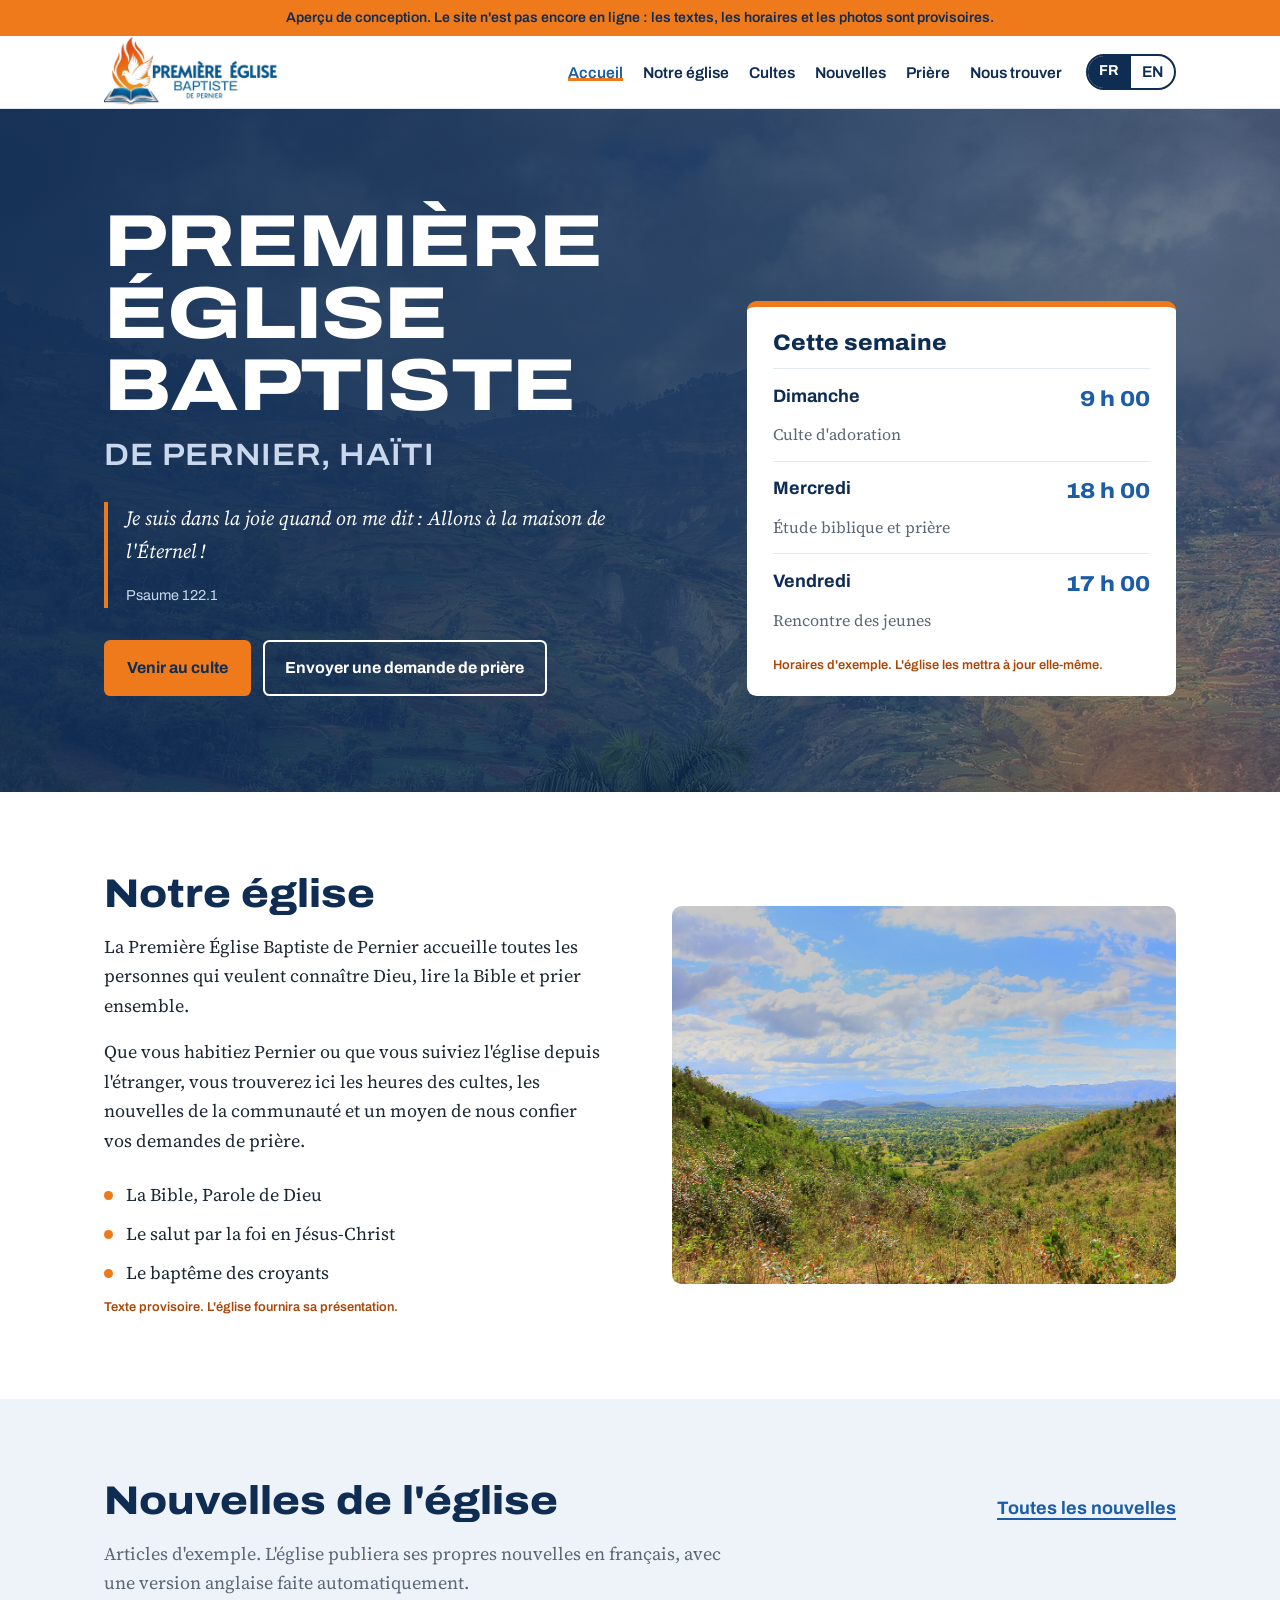
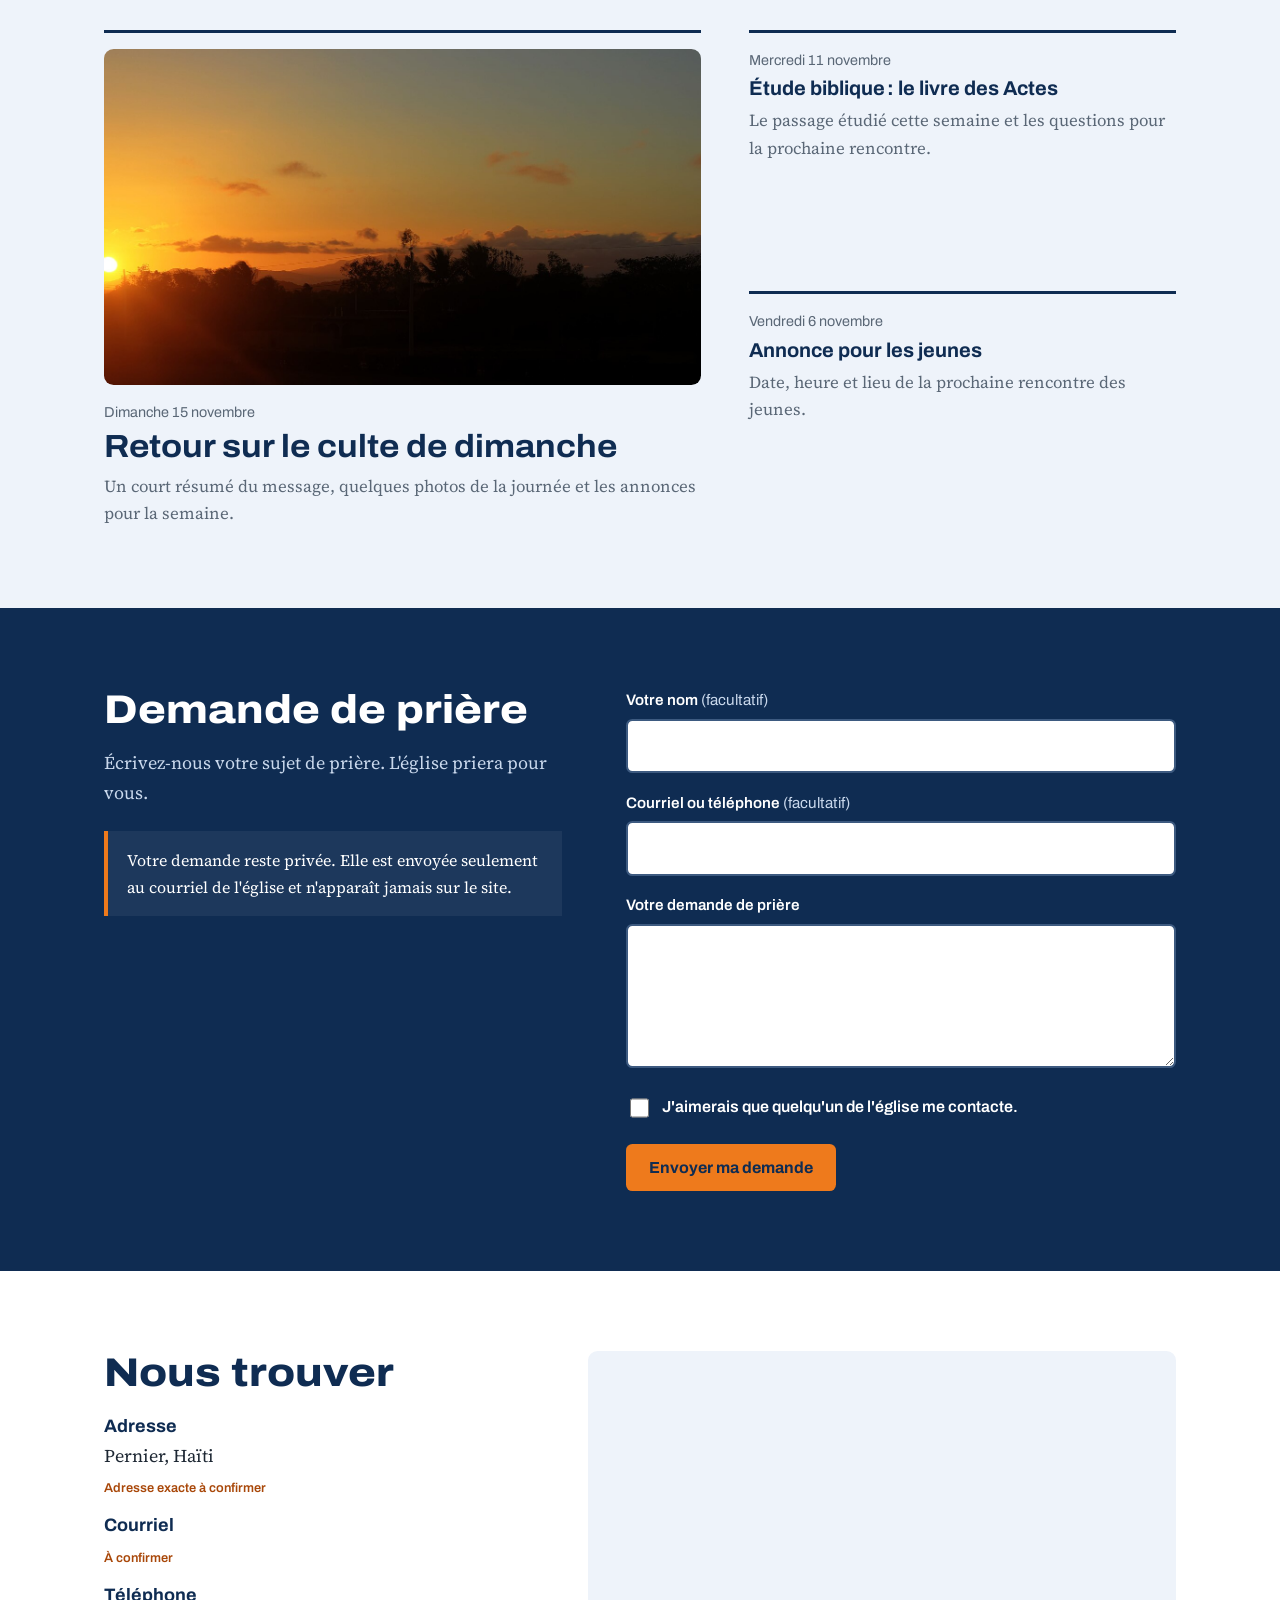
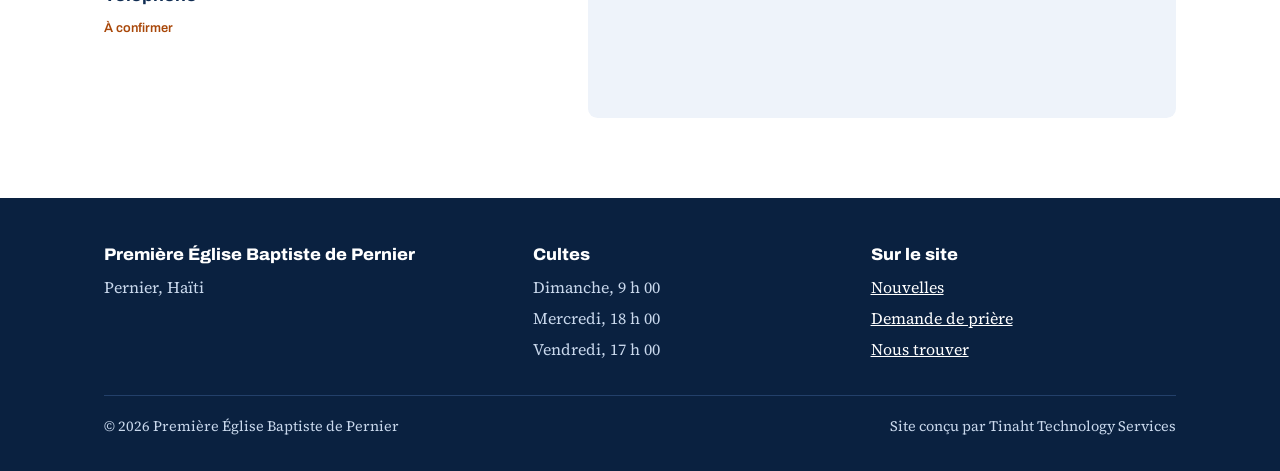
<file: index.html>
<!doctype html>
<html lang="fr" translate="no">
<head>
  <meta charset="utf-8">
  <meta name="viewport" content="width=device-width, initial-scale=1">
  <meta name="robots" content="noindex, nofollow">
  <meta name="google" content="notranslate">
  <title>Première Église Baptiste de Pernier</title>
  <meta name="description" content="Première Église Baptiste de Pernier, Haïti : heures des cultes, nouvelles de l'église et demandes de prière.">
  <link rel="icon" href="img/logo.jpg">
  <link rel="alternate" hreflang="fr" href="https://pebap.tinaht.com/">
  <link rel="alternate" hreflang="en" href="https://pebap.tinaht.com/en/">
  <link rel="preconnect" href="https://fonts.googleapis.com">
  <link rel="preconnect" href="https://fonts.gstatic.com" crossorigin>
  <link href="https://fonts.googleapis.com/css2?family=Archivo:wdth,wght@100..125,600..800&family=Source+Serif+4:ital,opsz,wght@0,8..60,400;0,8..60,600;1,8..60,400&display=swap" rel="stylesheet">
  <link rel="stylesheet" href="css/style.css">
</head>
<body>
  <a class="skip" href="#contenu">Aller au contenu</a>

  <div class="preview-bar">Aperçu de conception. Le site n'est pas encore en ligne : les textes, les horaires et les photos sont provisoires.</div>

  <header class="site-header">
    <div class="wrap">
      <a class="brand" href="./" aria-label="Première Église Baptiste de Pernier, accueil">
        <img src="img/logo.jpg" alt="" width="1080" height="1080">
      </a>
      <nav class="nav" aria-label="Menu principal">
        <ul>
          <li><a href="./" aria-current="page">Accueil</a></li>
          <li><a href="#eglise">Notre église</a></li>
          <li><a href="#cultes">Cultes</a></li>
          <li><a href="#nouvelles">Nouvelles</a></li>
          <li><a href="#priere">Prière</a></li>
          <li><a href="#lieu">Nous trouver</a></li>
        </ul>
        <details class="menu">
          <summary>Menu</summary>
          <ul>
            <li><a href="./">Accueil</a></li>
            <li><a href="#eglise">Notre église</a></li>
            <li><a href="#cultes">Cultes</a></li>
            <li><a href="#nouvelles">Nouvelles</a></li>
            <li><a href="#priere">Prière</a></li>
            <li><a href="#lieu">Nous trouver</a></li>
          </ul>
        </details>
        <div class="lang" aria-label="Langue">
          <span aria-current="true">FR</span>
          <a href="en/" hreflang="en" lang="en">EN</a>
        </div>
      </nav>
    </div>
  </header>

  <main id="contenu">
    <section class="hero" id="cultes" aria-labelledby="titre">
      <div class="wrap">
        <div>
          <h1 id="titre">Première Église Baptiste <small>de Pernier, Haïti</small></h1>
          <blockquote class="verse">
            <p>Je suis dans la joie quand on me dit&#8239;: Allons à la maison de l'Éternel&#8239;!</p>
            <cite>Psaume 122.1</cite>
          </blockquote>
          <div class="actions">
            <a class="btn btn-flamme" href="#lieu">Venir au culte</a>
            <a class="btn btn-ligne" href="#priere">Envoyer une demande de prière</a>
          </div>
        </div>

        <div class="horaires">
          <h2>Cette semaine</h2>
          <dl>
            <div class="ligne">
              <dt>Dimanche</dt>
              <dd class="heure">9 h 00</dd>
              <dd class="quoi">Culte d'adoration</dd>
            </div>
            <div class="ligne">
              <dt>Mercredi</dt>
              <dd class="heure">18 h 00</dd>
              <dd class="quoi">Étude biblique et prière</dd>
            </div>
            <div class="ligne">
              <dt>Vendredi</dt>
              <dd class="heure">17 h 00</dd>
              <dd class="quoi">Rencontre des jeunes</dd>
            </div>
          </dl>
          <p class="provisoire">Horaires d'exemple. L'église les mettra à jour elle-même.</p>
        </div>
      </div>
    </section>

    <section class="section" id="eglise" aria-labelledby="titre-eglise">
      <div class="wrap eglise">
        <div>
          <h2 id="titre-eglise">Notre église</h2>
          <p>La Première Église Baptiste de Pernier accueille toutes les personnes qui veulent connaître Dieu, lire la Bible et prier ensemble.</p>
          <p>Que vous habitiez Pernier ou que vous suiviez l'église depuis l'étranger, vous trouverez ici les heures des cultes, les nouvelles de la communauté et un moyen de nous confier vos demandes de prière.</p>
          <ul class="croyances">
            <li>La Bible, Parole de Dieu</li>
            <li>Le salut par la foi en Jésus-Christ</li>
            <li>Le baptême des croyants</li>
          </ul>
          <p class="provisoire">Texte provisoire. L'église fournira sa présentation.</p>
        </div>
        <img class="photo-img" src="img/haiti-vallee.jpg" alt="Collines et vallée verdoyantes en Haïti sous un ciel nuageux" width="1280" height="853" loading="lazy">
      </div>
    </section>

    <section class="section section-ciel" id="nouvelles" aria-labelledby="titre-nouvelles">
      <div class="wrap">
        <div class="nouvelles-tete">
          <h2 id="titre-nouvelles">Nouvelles de l'église</h2>
          <a class="lien-fort" href="#nouvelles">Toutes les nouvelles</a>
        </div>
        <p class="intro">Articles d'exemple. L'église publiera ses propres nouvelles en français, avec une version anglaise faite automatiquement.</p>

        <ul class="articles">
          <li>
            <img class="photo-img" src="img/coucher-soleil.jpg" alt="Coucher de soleil orange sur des palmiers et des collines en Haïti" width="1280" height="863" loading="lazy">
            <time datetime="2026-11-15">Dimanche 15 novembre</time>
            <h3><a href="#nouvelles">Retour sur le culte de dimanche</a></h3>
            <p>Un court résumé du message, quelques photos de la journée et les annonces pour la semaine.</p>
          </li>
          <li>
            <time datetime="2026-11-11">Mercredi 11 novembre</time>
            <h3><a href="#nouvelles">Étude biblique&#8239;: le livre des Actes</a></h3>
            <p>Le passage étudié cette semaine et les questions pour la prochaine rencontre.</p>
          </li>
          <li>
            <time datetime="2026-11-06">Vendredi 6 novembre</time>
            <h3><a href="#nouvelles">Annonce pour les jeunes</a></h3>
            <p>Date, heure et lieu de la prochaine rencontre des jeunes.</p>
          </li>
        </ul>
      </div>
    </section>

    <section class="section priere" id="priere" aria-labelledby="titre-priere">
      <div class="wrap">
        <div>
          <h2 id="titre-priere">Demande de prière</h2>
          <p class="intro">Écrivez-nous votre sujet de prière. L'église priera pour vous.</p>
          <p class="prive">Votre demande reste privée. Elle est envoyée seulement au courriel de l'église et n'apparaît jamais sur le site.</p>
        </div>

        <form id="form-priere" novalidate>
          <div>
            <label for="nom">Votre nom <span class="facultatif">(facultatif)</span></label>
            <input type="text" id="nom" name="nom" autocomplete="name">
          </div>
          <div>
            <label for="contact">Courriel ou téléphone <span class="facultatif">(facultatif)</span></label>
            <input type="text" id="contact" name="contact" autocomplete="email">
          </div>
          <div>
            <label for="demande">Votre demande de prière</label>
            <textarea id="demande" name="demande" required></textarea>
          </div>
          <label class="case"><input type="checkbox" name="rappel"> J'aimerais que quelqu'un de l'église me contacte.</label>
          <div>
            <button class="btn btn-flamme" type="submit">Envoyer ma demande</button>
          </div>
          <p class="form-note" id="form-note" role="status" hidden></p>
        </form>
      </div>
    </section>

    <section class="section" id="lieu" aria-labelledby="titre-lieu">
      <div class="wrap lieu">
        <div>
          <h2 id="titre-lieu">Nous trouver</h2>
          <address class="coord">
            <p><strong>Adresse</strong><br>Pernier, Haïti<br><span class="provisoire">Adresse exacte à confirmer</span></p>
            <p><strong>Courriel</strong><br><span class="provisoire">À confirmer</span></p>
            <p><strong>Téléphone</strong><br><span class="provisoire">À confirmer</span></p>
          </address>
        </div>
        <iframe class="carte" title="Carte de Pernier, Haïti" loading="lazy" referrerpolicy="no-referrer-when-downgrade"
          src="https://maps.google.com/maps?q=Pernier%2C%20Ha%C3%AFti&amp;z=14&amp;output=embed"></iframe>
      </div>
    </section>
  </main>

  <footer class="site-footer">
    <div class="wrap">
      <div>
        <h2>Première Église Baptiste de Pernier</h2>
        <p>Pernier, Haïti</p>
      </div>
      <div>
        <h2>Cultes</h2>
        <ul>
          <li>Dimanche, 9 h 00</li>
          <li>Mercredi, 18 h 00</li>
          <li>Vendredi, 17 h 00</li>
        </ul>
      </div>
      <div>
        <h2>Sur le site</h2>
        <ul>
          <li><a href="#nouvelles">Nouvelles</a></li>
          <li><a href="#priere">Demande de prière</a></li>
          <li><a href="#lieu">Nous trouver</a></li>
        </ul>
      </div>
      <div class="bas">
        <span>© 2026 Première Église Baptiste de Pernier</span>
        <span>Site conçu par Tinaht Technology Services</span>
      </div>
    </div>
  </footer>

  <script>
    document.querySelectorAll('.menu a').forEach(function (a) {
      a.addEventListener('click', function () { document.querySelector('.menu').open = false; });
    });
    document.getElementById('form-priere').addEventListener('submit', function (e) {
      e.preventDefault();
      var note = document.getElementById('form-note');
      note.textContent = "Aperçu : ce formulaire n'envoie rien pour l'instant. Sur le vrai site, votre demande ira directement au courriel de l'église.";
      note.className = 'form-note ok';
      note.hidden = false;
    });
  </script>
</body>
</html>
</file>
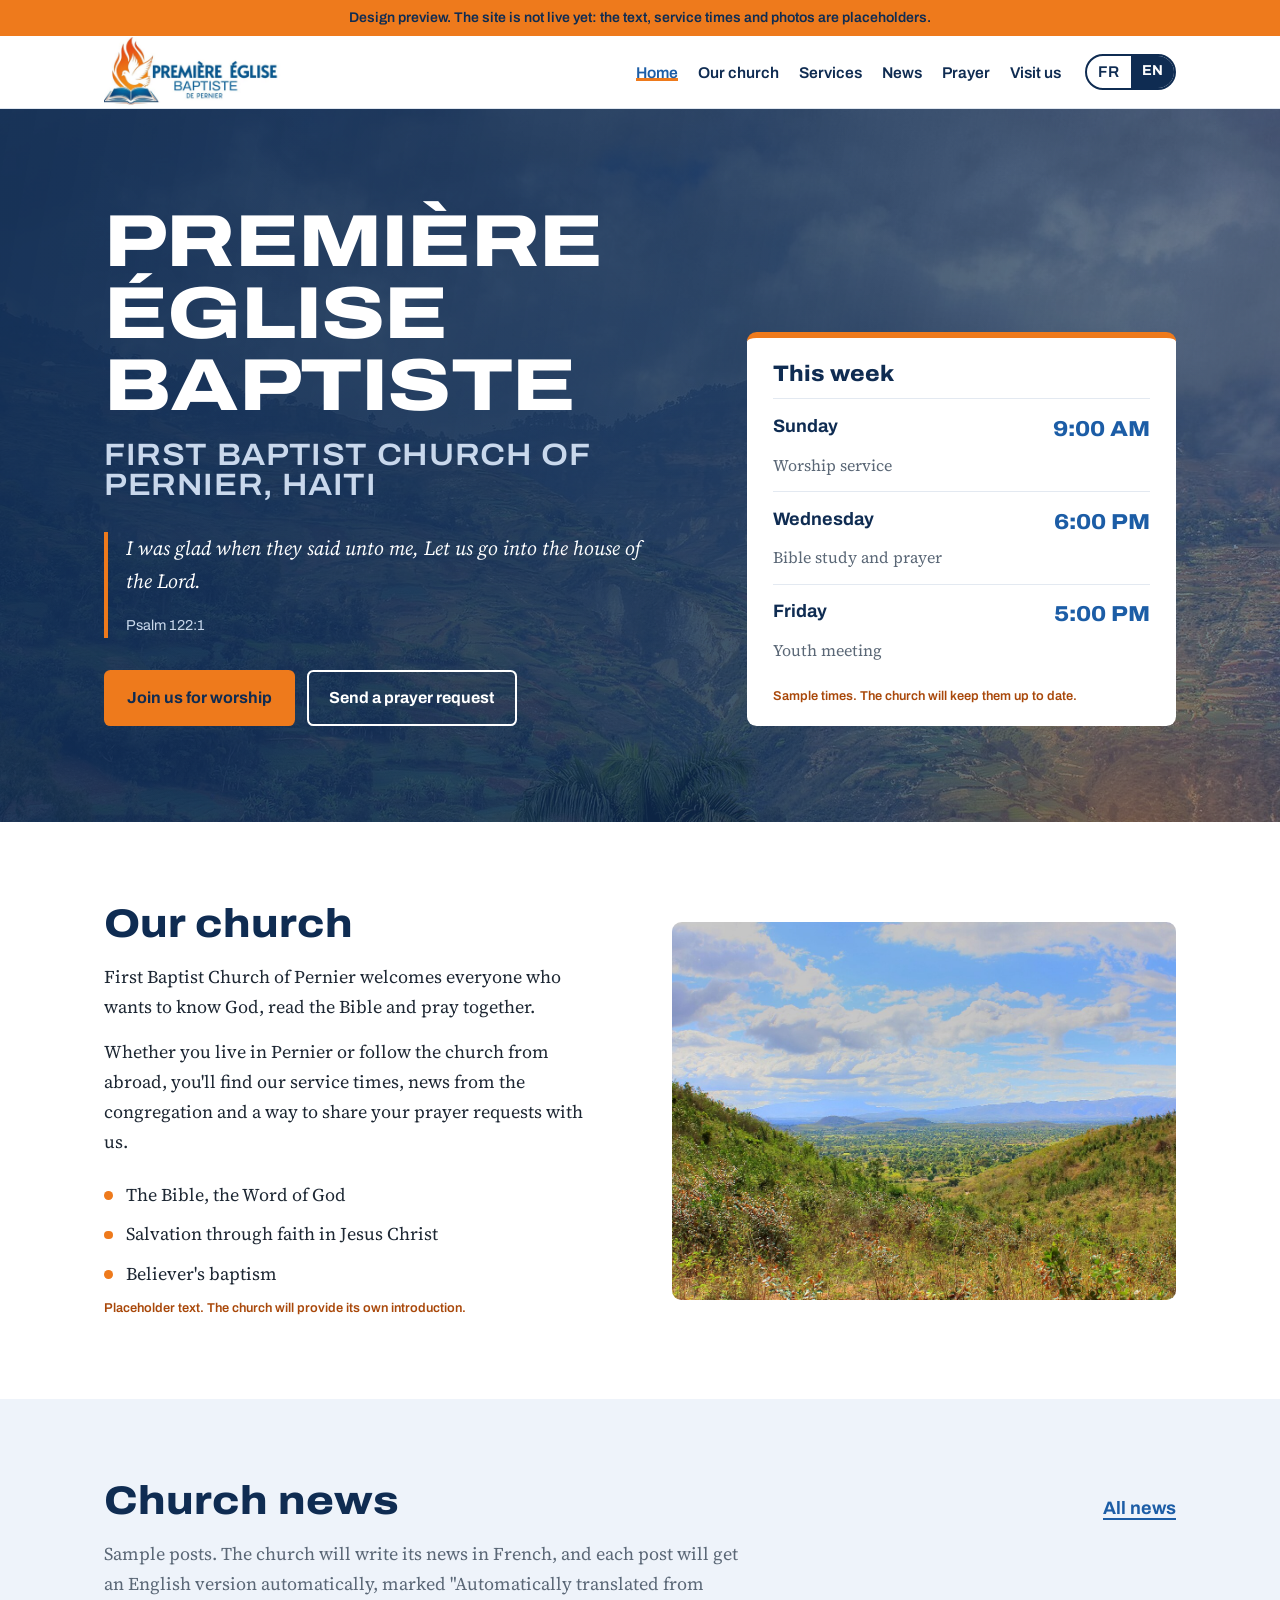
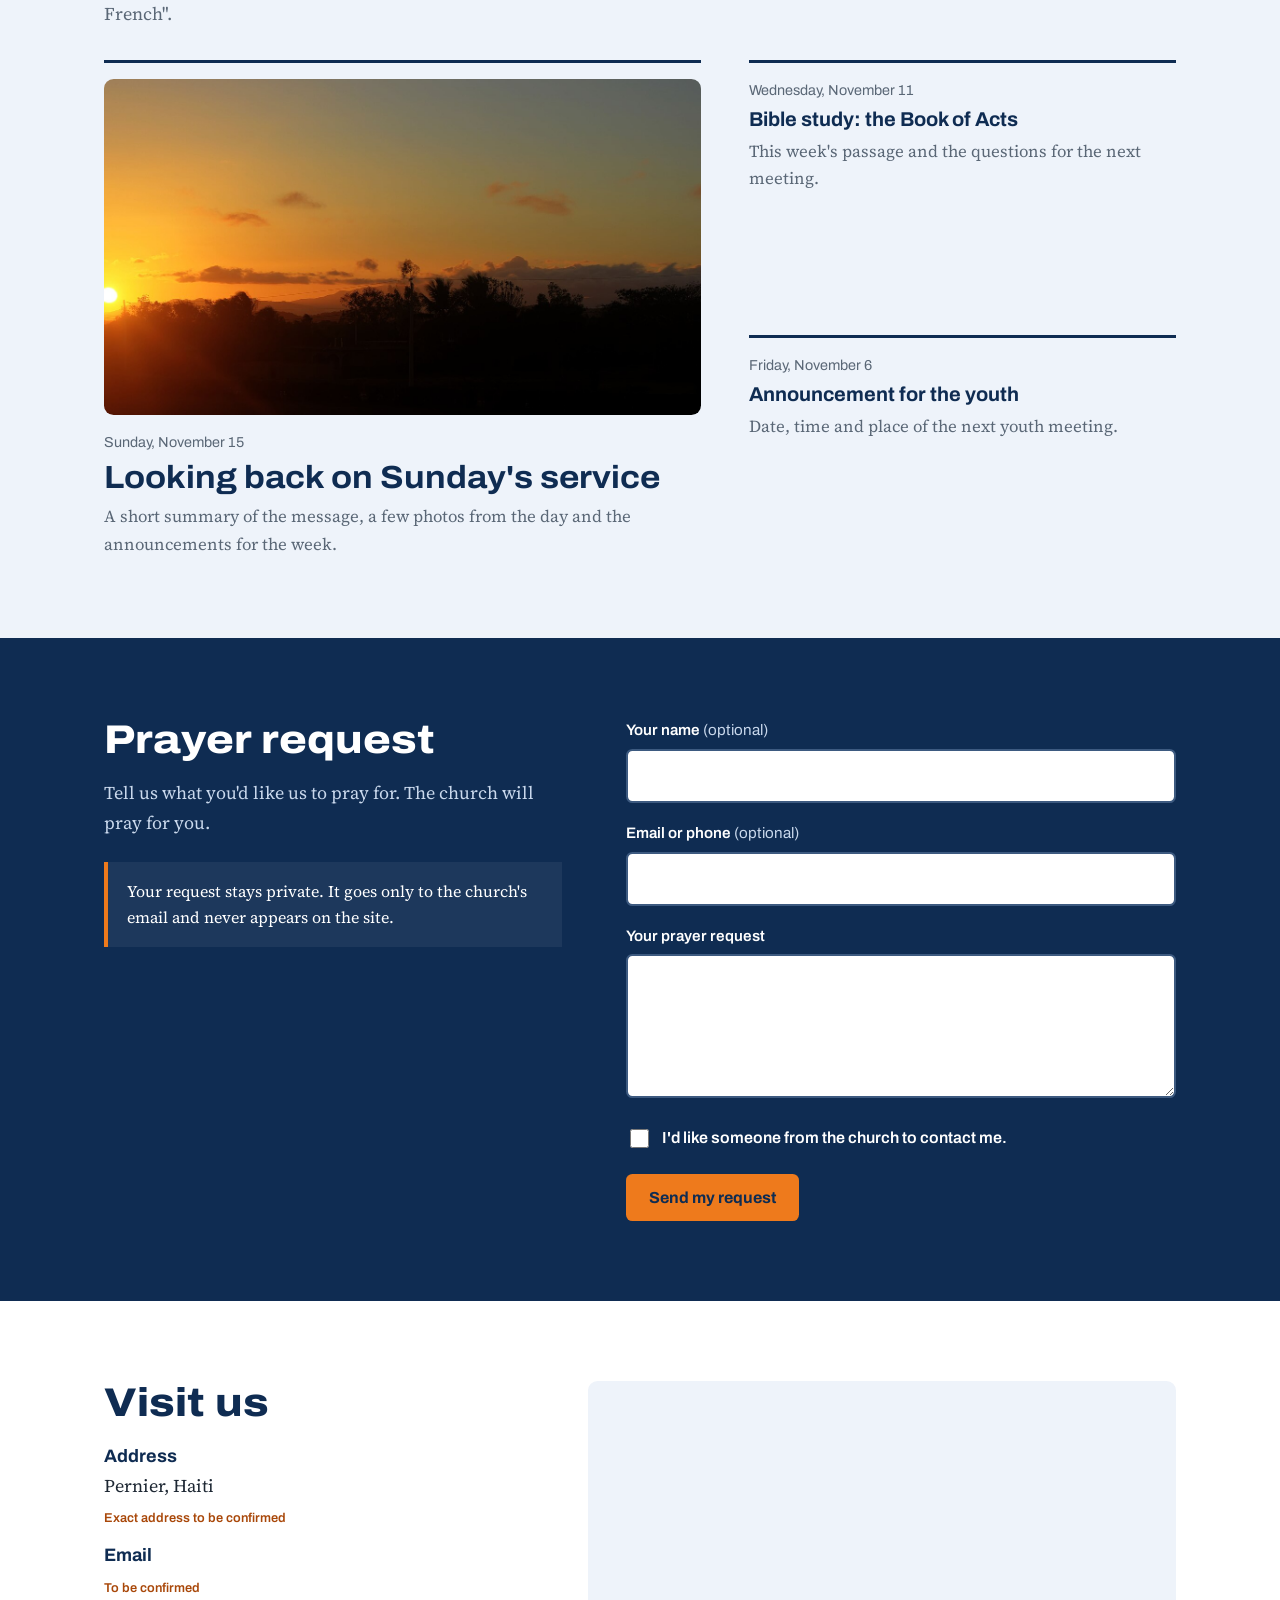
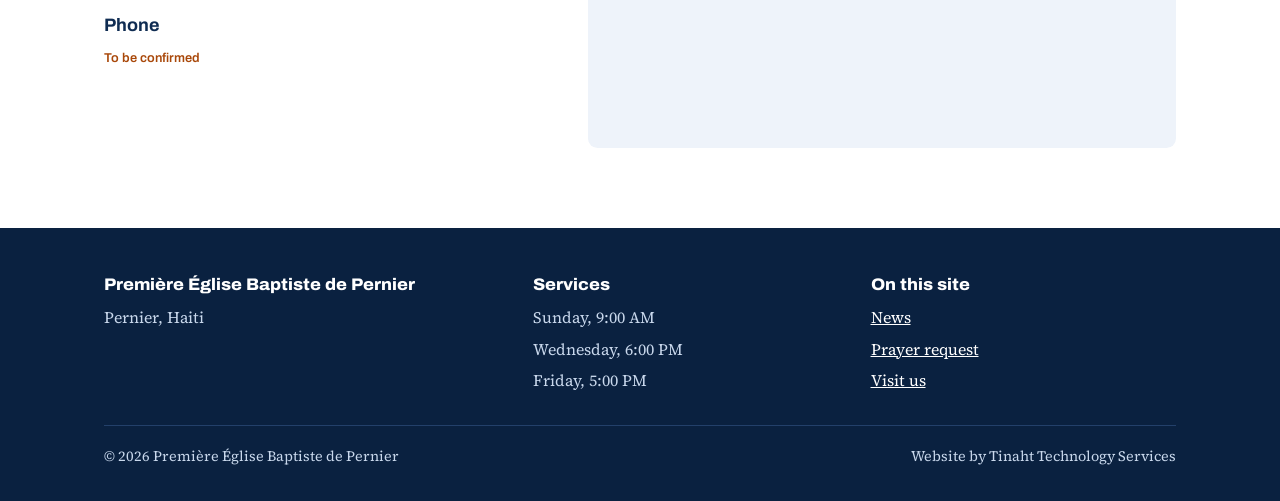
<file: en/index.html>
<!doctype html>
<html lang="en" translate="no">
<head>
  <meta charset="utf-8">
  <meta name="viewport" content="width=device-width, initial-scale=1">
  <meta name="robots" content="noindex, nofollow">
  <meta name="google" content="notranslate">
  <title>Première Église Baptiste de Pernier (First Baptist Church of Pernier)</title>
  <meta name="description" content="First Baptist Church of Pernier, Haiti: service times, church news and prayer requests.">
  <link rel="icon" href="../img/logo.jpg">
  <link rel="alternate" hreflang="fr" href="https://pebap.tinaht.com/">
  <link rel="alternate" hreflang="en" href="https://pebap.tinaht.com/en/">
  <link rel="preconnect" href="https://fonts.googleapis.com">
  <link rel="preconnect" href="https://fonts.gstatic.com" crossorigin>
  <link href="https://fonts.googleapis.com/css2?family=Archivo:wdth,wght@100..125,600..800&family=Source+Serif+4:ital,opsz,wght@0,8..60,400;0,8..60,600;1,8..60,400&display=swap" rel="stylesheet">
  <link rel="stylesheet" href="../css/style.css">
</head>
<body>
  <a class="skip" href="#content">Skip to content</a>

  <div class="preview-bar">Design preview. The site is not live yet: the text, service times and photos are placeholders.</div>

  <header class="site-header">
    <div class="wrap">
      <a class="brand" href="./" aria-label="Première Église Baptiste de Pernier, home">
        <img src="../img/logo.jpg" alt="" width="1080" height="1080">
      </a>
      <nav class="nav" aria-label="Main menu">
        <ul>
          <li><a href="./" aria-current="page">Home</a></li>
          <li><a href="#church">Our church</a></li>
          <li><a href="#services">Services</a></li>
          <li><a href="#news">News</a></li>
          <li><a href="#prayer">Prayer</a></li>
          <li><a href="#visit">Visit us</a></li>
        </ul>
        <details class="menu">
          <summary>Menu</summary>
          <ul>
            <li><a href="./">Home</a></li>
            <li><a href="#church">Our church</a></li>
            <li><a href="#services">Services</a></li>
            <li><a href="#news">News</a></li>
            <li><a href="#prayer">Prayer</a></li>
            <li><a href="#visit">Visit us</a></li>
          </ul>
        </details>
        <div class="lang" aria-label="Language">
          <a href="../" hreflang="fr" lang="fr">FR</a>
          <span aria-current="true">EN</span>
        </div>
      </nav>
    </div>
  </header>

  <main id="content">
    <section class="hero" id="services" aria-labelledby="title">
      <div class="wrap">
        <div>
          <h1 id="title">Première Église Baptiste <small>First Baptist Church of Pernier, Haiti</small></h1>
          <blockquote class="verse">
            <p>I was glad when they said unto me, Let us go into the house of the Lord.</p>
            <cite>Psalm 122:1</cite>
          </blockquote>
          <div class="actions">
            <a class="btn btn-flamme" href="#visit">Join us for worship</a>
            <a class="btn btn-ligne" href="#prayer">Send a prayer request</a>
          </div>
        </div>

        <div class="horaires">
          <h2>This week</h2>
          <dl>
            <div class="ligne">
              <dt>Sunday</dt>
              <dd class="heure">9:00 AM</dd>
              <dd class="quoi">Worship service</dd>
            </div>
            <div class="ligne">
              <dt>Wednesday</dt>
              <dd class="heure">6:00 PM</dd>
              <dd class="quoi">Bible study and prayer</dd>
            </div>
            <div class="ligne">
              <dt>Friday</dt>
              <dd class="heure">5:00 PM</dd>
              <dd class="quoi">Youth meeting</dd>
            </div>
          </dl>
          <p class="provisoire">Sample times. The church will keep them up to date.</p>
        </div>
      </div>
    </section>

    <section class="section" id="church" aria-labelledby="title-church">
      <div class="wrap eglise">
        <div>
          <h2 id="title-church">Our church</h2>
          <p>First Baptist Church of Pernier welcomes everyone who wants to know God, read the Bible and pray together.</p>
          <p>Whether you live in Pernier or follow the church from abroad, you'll find our service times, news from the congregation and a way to share your prayer requests with us.</p>
          <ul class="croyances">
            <li>The Bible, the Word of God</li>
            <li>Salvation through faith in Jesus Christ</li>
            <li>Believer's baptism</li>
          </ul>
          <p class="provisoire">Placeholder text. The church will provide its own introduction.</p>
        </div>
        <img class="photo-img" src="../img/haiti-vallee.jpg" alt="Green hills and a valley in Haiti under a cloudy sky" width="1280" height="853" loading="lazy">
      </div>
    </section>

    <section class="section section-ciel" id="news" aria-labelledby="title-news">
      <div class="wrap">
        <div class="nouvelles-tete">
          <h2 id="title-news">Church news</h2>
          <a class="lien-fort" href="#news">All news</a>
        </div>
        <p class="intro">Sample posts. The church will write its news in French, and each post will get an English version automatically, marked "Automatically translated from French".</p>

        <ul class="articles">
          <li>
            <img class="photo-img" src="../img/coucher-soleil.jpg" alt="Orange sunset over palm trees and hills in Haiti" width="1280" height="863" loading="lazy">
            <time datetime="2026-11-15">Sunday, November 15</time>
            <h3><a href="#news">Looking back on Sunday's service</a></h3>
            <p>A short summary of the message, a few photos from the day and the announcements for the week.</p>
          </li>
          <li>
            <time datetime="2026-11-11">Wednesday, November 11</time>
            <h3><a href="#news">Bible study: the Book of Acts</a></h3>
            <p>This week's passage and the questions for the next meeting.</p>
          </li>
          <li>
            <time datetime="2026-11-06">Friday, November 6</time>
            <h3><a href="#news">Announcement for the youth</a></h3>
            <p>Date, time and place of the next youth meeting.</p>
          </li>
        </ul>
      </div>
    </section>

    <section class="section priere" id="prayer" aria-labelledby="title-prayer">
      <div class="wrap">
        <div>
          <h2 id="title-prayer">Prayer request</h2>
          <p class="intro">Tell us what you'd like us to pray for. The church will pray for you.</p>
          <p class="prive">Your request stays private. It goes only to the church's email and never appears on the site.</p>
        </div>

        <form id="form-priere" novalidate>
          <div>
            <label for="name">Your name <span class="facultatif">(optional)</span></label>
            <input type="text" id="name" name="name" autocomplete="name">
          </div>
          <div>
            <label for="contact">Email or phone <span class="facultatif">(optional)</span></label>
            <input type="text" id="contact" name="contact" autocomplete="email">
          </div>
          <div>
            <label for="request">Your prayer request</label>
            <textarea id="request" name="request" required></textarea>
          </div>
          <label class="case"><input type="checkbox" name="callback"> I'd like someone from the church to contact me.</label>
          <div>
            <button class="btn btn-flamme" type="submit">Send my request</button>
          </div>
          <p class="form-note" id="form-note" role="status" hidden></p>
        </form>
      </div>
    </section>

    <section class="section" id="visit" aria-labelledby="title-visit">
      <div class="wrap lieu">
        <div>
          <h2 id="title-visit">Visit us</h2>
          <address class="coord">
            <p><strong>Address</strong><br>Pernier, Haiti<br><span class="provisoire">Exact address to be confirmed</span></p>
            <p><strong>Email</strong><br><span class="provisoire">To be confirmed</span></p>
            <p><strong>Phone</strong><br><span class="provisoire">To be confirmed</span></p>
          </address>
        </div>
        <iframe class="carte" title="Map of Pernier, Haiti" loading="lazy" referrerpolicy="no-referrer-when-downgrade"
          src="https://maps.google.com/maps?q=Pernier%2C%20Ha%C3%AFti&amp;z=14&amp;hl=en&amp;output=embed"></iframe>
      </div>
    </section>
  </main>

  <footer class="site-footer">
    <div class="wrap">
      <div>
        <h2>Première Église Baptiste de Pernier</h2>
        <p>Pernier, Haiti</p>
      </div>
      <div>
        <h2>Services</h2>
        <ul>
          <li>Sunday, 9:00 AM</li>
          <li>Wednesday, 6:00 PM</li>
          <li>Friday, 5:00 PM</li>
        </ul>
      </div>
      <div>
        <h2>On this site</h2>
        <ul>
          <li><a href="#news">News</a></li>
          <li><a href="#prayer">Prayer request</a></li>
          <li><a href="#visit">Visit us</a></li>
        </ul>
      </div>
      <div class="bas">
        <span>© 2026 Première Église Baptiste de Pernier</span>
        <span>Website by Tinaht Technology Services</span>
      </div>
    </div>
  </footer>

  <script>
    document.querySelectorAll('.menu a').forEach(function (a) {
      a.addEventListener('click', function () { document.querySelector('.menu').open = false; });
    });
    document.getElementById('form-priere').addEventListener('submit', function (e) {
      e.preventDefault();
      var note = document.getElementById('form-note');
      note.textContent = "Preview: this form doesn't send anything yet. On the real site, your request will go straight to the church's email.";
      note.className = 'form-note ok';
      note.hidden = false;
    });
  </script>
</body>
</html>
</file>
<file: css/style.css>
:root {
  --encre: #0f2c52;
  --bleu: #1c5da6;
  --flamme: #ee7a1c;
  --braise: #a9480a;
  --ciel: #eef3fa;
  --blanc: #ffffff;
  --texte: #1d2733;
  --gris: #5a6776;
  --display: "Archivo", "Arial Narrow", Arial, sans-serif;
  --serif: "Source Serif 4", Georgia, "Times New Roman", serif;
  --wrap: 72rem;
  --gutter: clamp(1rem, 4vw, 2.5rem);
}

*, *::before, *::after { box-sizing: border-box; }

html { -webkit-text-size-adjust: 100%; }

body {
  margin: 0;
  background: var(--blanc);
  color: var(--texte);
  font-family: var(--serif);
  font-size: 1.125rem;
  line-height: 1.65;
}

img { max-width: 100%; display: block; }

a { color: var(--bleu); }
a:hover { color: var(--encre); }

:focus-visible {
  outline: 3px solid var(--flamme);
  outline-offset: 3px;
}

h1, h2, h3 {
  font-family: var(--display);
  line-height: 1.1;
  margin: 0;
  color: var(--encre);
}

h2 {
  font-size: clamp(1.75rem, 1.2rem + 2vw, 2.5rem);
  font-weight: 800;
  font-stretch: 112%;
  margin-bottom: 1rem;
}

h3 {
  font-size: 1.25rem;
  font-weight: 700;
}

p { margin: 0 0 1rem; }

.wrap {
  max-width: var(--wrap);
  margin-inline: auto;
  padding-inline: var(--gutter);
}

.skip {
  position: absolute;
  left: -999px;
  top: 0;
  background: var(--encre);
  color: var(--blanc);
  padding: .5rem 1rem;
  z-index: 10;
}
.skip:focus { left: 1rem; }

.preview-bar {
  background: var(--flamme);
  color: var(--encre);
  font-family: var(--display);
  font-size: .875rem;
  font-weight: 600;
  text-align: center;
  padding: .4rem var(--gutter);
}

/* Header */

.site-header {
  background: var(--blanc);
  border-bottom: 1px solid #dfe6ef;
  position: sticky;
  top: 0;
  z-index: 20;
}

section[id] { scroll-margin-top: 5rem; }

.site-header .wrap {
  display: flex;
  align-items: center;
  justify-content: space-between;
  gap: 1rem;
  min-height: 4.5rem;
}

.brand {
  display: block;
  width: 11.3rem;
  height: 4.3rem;
  overflow: hidden;
  position: relative;
  flex-shrink: 0;
}

.brand img {
  position: absolute;
  width: 15rem;
  height: 15rem;
  max-width: none;
  left: -1.95rem;
  top: -5.05rem;
}

.nav { display: flex; align-items: center; gap: 1.5rem; }

.nav > ul {
  list-style: none;
  margin: 0;
  padding: 0;
  display: flex;
  gap: 1.25rem;
}

.nav a {
  font-family: var(--display);
  font-weight: 600;
  font-size: .975rem;
  color: var(--encre);
  text-decoration: none;
}

.nav a:hover { color: var(--bleu); }
.nav a[aria-current="page"] { color: var(--bleu); box-shadow: inset 0 -3px 0 var(--flamme); }

.lang {
  font-family: var(--display);
  font-size: .9rem;
  font-weight: 700;
  display: flex;
  border: 2px solid var(--encre);
  border-radius: 999px;
  overflow: hidden;
}

.lang a, .lang span {
  padding: .2rem .7rem;
  text-decoration: none;
  color: var(--encre);
}

.lang span { background: var(--encre); color: var(--blanc); }

.menu { display: none; }

@media (max-width: 60rem) {
  .nav > ul { display: none; }
  .brand { width: 9rem; height: 3.5rem; }
  .brand img { width: 12rem; height: 12rem; left: -1.55rem; top: -4.05rem; }
  .menu { display: block; }
  .menu summary {
    font-family: var(--display);
    font-weight: 700;
    cursor: pointer;
    list-style: none;
    padding: .4rem .8rem;
    border: 2px solid var(--encre);
    border-radius: .4rem;
    color: var(--encre);
  }
  .menu summary::-webkit-details-marker { display: none; }
  .menu ul {
    list-style: none;
    margin: 0;
    padding: .5rem 0;
    position: absolute;
    top: 100%;
    left: 0;
    right: 0;
    background: var(--blanc);
    border-bottom: 1px solid #dfe6ef;
    z-index: 5;
  }
  .menu li a {
    display: block;
    padding: .7rem var(--gutter);
    font-family: var(--display);
    font-weight: 600;
    color: var(--encre);
    text-decoration: none;
  }
}

@media (max-width: 26rem) {
  .brand { width: 7.6rem; height: 3rem; }
  .brand img { width: 10.2rem; height: 10.2rem; left: -1.32rem; top: -3.45rem; }
  .lang a, .lang span { padding: .2rem .5rem; }
}

/* Hero */

.hero {
  background:
    linear-gradient(100deg, rgba(15, 44, 82, .94) 0%, rgba(15, 44, 82, .82) 55%, rgba(15, 44, 82, .55) 100%),
    url("../img/hero.jpg") center 40% / cover no-repeat,
    var(--encre);
  color: var(--blanc);
  position: relative;
  overflow: hidden;
}

.hero::before {
  content: "";
  position: absolute;
  inset: auto -10% -45% auto;
  width: 34rem;
  height: 34rem;
  border-radius: 50%;
  background: radial-gradient(circle, rgba(238, 122, 28, .38), rgba(238, 122, 28, 0) 65%);
  pointer-events: none;
}

.hero .wrap {
  position: relative;
  display: grid;
  grid-template-columns: minmax(0, 1.35fr) minmax(0, 1fr);
  gap: clamp(2rem, 5vw, 4rem);
  align-items: end;
  padding-block: clamp(3rem, 8vw, 6rem);
}

.hero h1 {
  color: var(--blanc);
  font-weight: 800;
  font-stretch: 125%;
  text-transform: uppercase;
  font-size: clamp(2.3rem, 1rem + 5.2vw, 4.6rem);
  line-height: .98;
  letter-spacing: -.01em;
}

.hero h1 small {
  display: block;
  font-size: .42em;
  font-weight: 600;
  font-stretch: 110%;
  letter-spacing: .02em;
  margin-top: .6em;
  color: #c9d8ec;
}

.verse {
  margin: 2rem 0 0;
  padding-left: 1.1rem;
  border-left: 4px solid var(--flamme);
  font-style: italic;
  font-size: 1.25rem;
  max-width: 34rem;
}

.verse cite {
  display: block;
  font-style: normal;
  font-family: var(--display);
  font-size: .9rem;
  margin-top: .4rem;
  color: #c9d8ec;
}

.actions { display: flex; flex-wrap: wrap; gap: .75rem; margin-top: 2rem; }

.btn {
  display: inline-block;
  font-family: var(--display);
  font-weight: 700;
  font-size: 1rem;
  text-decoration: none;
  padding: .8rem 1.3rem;
  border-radius: .4rem;
  border: 2px solid transparent;
  cursor: pointer;
}

.btn-flamme { background: var(--flamme); color: var(--encre); }
.btn-flamme:hover { background: #ff8f36; color: var(--encre); }
.btn-ligne { border-color: var(--blanc); color: var(--blanc); }
.btn-ligne:hover { background: var(--blanc); color: var(--encre); }

/* Service times */

.horaires {
  background: var(--blanc);
  color: var(--texte);
  border-radius: .6rem;
  padding: 1.5rem 1.6rem 1.2rem;
  border-top: 6px solid var(--flamme);
}

.horaires h2 { font-size: 1.4rem; font-stretch: 105%; margin-bottom: .75rem; }

.horaires dl { margin: 0; }

.horaires .ligne {
  display: grid;
  grid-template-columns: 1fr auto;
  gap: .25rem 1rem;
  padding: .8rem 0;
  border-top: 1px solid #e3e9f1;
}

.horaires dt { font-family: var(--display); font-weight: 700; color: var(--encre); }
.horaires dd { margin: 0; }
.horaires .heure {
  font-family: var(--display);
  font-weight: 800;
  font-stretch: 112%;
  font-size: 1.35rem;
  color: var(--bleu);
  text-align: right;
}
.horaires .quoi { grid-column: 1 / -1; color: var(--gris); font-size: 1rem; }

.provisoire {
  font-family: var(--display);
  font-size: .8rem;
  font-weight: 600;
  color: var(--braise);
  margin: .6rem 0 0;
}

/* Sections */

.section { padding-block: clamp(3rem, 7vw, 5rem); }
.section-ciel { background: var(--ciel); }

.intro { max-width: 40rem; color: var(--gris); }

.eglise {
  display: grid;
  grid-template-columns: minmax(0, 1fr) minmax(0, 1fr);
  gap: clamp(2rem, 5vw, 4rem);
  align-items: center;
}

.photo {
  aspect-ratio: 4 / 3;
  border-radius: .6rem;
  background:
    linear-gradient(135deg, rgba(28, 93, 166, .9), rgba(15, 44, 82, .95)),
    var(--encre);
  color: #c9d8ec;
  display: grid;
  place-items: center;
  text-align: center;
  font-family: var(--display);
  font-weight: 600;
  padding: 1.5rem;
}

.photo-img {
  width: 100%;
  height: auto;
  aspect-ratio: 4 / 3;
  object-fit: cover;
  border-radius: .6rem;
}

.articles li:first-child .photo-img { margin-bottom: 1rem; aspect-ratio: 16 / 9; }

.photo svg { width: 2.5rem; height: 2.5rem; margin: 0 auto .5rem; display: block; opacity: .8; }

.croyances {
  list-style: none;
  padding: 0;
  margin: 1.5rem 0 0;
  display: grid;
  gap: .6rem;
}

.croyances li { padding-left: 1.4rem; position: relative; }
.croyances li::before {
  content: "";
  position: absolute;
  left: 0;
  top: .62em;
  width: .55rem;
  height: .55rem;
  border-radius: 50%;
  background: var(--flamme);
}

/* News */

.nouvelles-tete {
  display: flex;
  justify-content: space-between;
  align-items: baseline;
  gap: 1rem;
  flex-wrap: wrap;
}

.lien-fort {
  font-family: var(--display);
  font-weight: 700;
  text-decoration-thickness: 2px;
  text-underline-offset: 4px;
}

.articles {
  list-style: none;
  margin: 2rem 0 0;
  padding: 0;
  display: grid;
  grid-template-columns: 1.4fr 1fr;
  gap: 1.5rem 3rem;
}

.articles li { border-top: 3px solid var(--encre); padding-top: 1rem; }
.articles li:first-child { grid-row: span 2; }
.articles li:first-child h3 { font-size: clamp(1.5rem, 1.1rem + 1.4vw, 2rem); font-stretch: 108%; }
.articles li:first-child .photo { margin-bottom: 1rem; aspect-ratio: 16 / 9; }

.articles time { font-family: var(--display); font-size: .9rem; color: var(--gris); display: block; margin-bottom: .3rem; }
.articles h3 a { color: var(--encre); text-decoration: none; }
.articles h3 a:hover { color: var(--bleu); text-decoration: underline; }
.articles p { margin: .5rem 0 0; color: var(--gris); font-size: 1.05rem; }

/* Prayer */

.priere { background: var(--encre); color: var(--blanc); }
.priere h2 { color: var(--blanc); }

.priere .wrap {
  display: grid;
  grid-template-columns: minmax(0, 1fr) minmax(0, 1.2fr);
  gap: clamp(2rem, 5vw, 4rem);
}

.priere .intro { color: #c9d8ec; }

.prive {
  margin-top: 1.5rem;
  padding: 1rem 1.2rem;
  border-left: 4px solid var(--flamme);
  background: rgba(255, 255, 255, .06);
  font-size: 1rem;
}

form { display: grid; gap: 1.1rem; }

label { font-family: var(--display); font-weight: 600; font-size: .95rem; display: block; margin-bottom: .35rem; }
label .facultatif { font-weight: 400; color: #c9d8ec; }

input[type="text"], input[type="email"], textarea {
  width: 100%;
  font: inherit;
  font-size: 1rem;
  padding: .75rem .9rem;
  border-radius: .4rem;
  border: 2px solid #3d5a80;
  background: var(--blanc);
  color: var(--texte);
}

input:focus, textarea:focus { outline: 3px solid var(--flamme); outline-offset: 1px; border-color: var(--flamme); }

textarea { min-height: 9rem; resize: vertical; }

.case { display: flex; gap: .6rem; align-items: flex-start; font-size: 1rem; }
.case input { width: 1.2rem; height: 1.2rem; margin-top: .25rem; accent-color: var(--flamme); }

.form-note { font-size: .95rem; color: #c9d8ec; margin: 0; }
.form-note[hidden] { display: none; }
.form-note.ok { color: var(--blanc); border-left: 4px solid var(--flamme); padding-left: .8rem; }

/* Location */

.lieu {
  display: grid;
  grid-template-columns: minmax(0, 1fr) minmax(0, 1.4fr);
  gap: clamp(2rem, 5vw, 4rem);
  align-items: start;
}

.carte {
  border: 0;
  width: 100%;
  aspect-ratio: 16 / 10;
  border-radius: .6rem;
  background: var(--ciel);
}

.coord { font-style: normal; }
.coord p { margin-bottom: .6rem; }
.coord strong { font-family: var(--display); color: var(--encre); }

/* Footer */

.site-footer {
  background: #0a2140;
  color: #c9d8ec;
  font-size: 1rem;
  padding-block: 3rem 2rem;
}

.site-footer .wrap {
  display: grid;
  grid-template-columns: 1.3fr 1fr 1fr;
  gap: 2rem;
}

.site-footer h2 { color: var(--blanc); font-size: 1.05rem; font-stretch: 105%; margin-bottom: .6rem; }
.site-footer a { color: var(--blanc); }
.site-footer ul { list-style: none; margin: 0; padding: 0; display: grid; gap: .3rem; }

.bas {
  grid-column: 1 / -1;
  border-top: 1px solid #23406a;
  padding-top: 1.2rem;
  font-size: .9rem;
  display: flex;
  flex-wrap: wrap;
  justify-content: space-between;
  gap: .5rem;
}

/* Responsive */

@media (max-width: 60rem) {
  .hero .wrap, .eglise, .priere .wrap, .lieu { grid-template-columns: 1fr; }
  .articles { grid-template-columns: 1fr; }
  .articles li:first-child { grid-row: auto; }
  .site-footer .wrap { grid-template-columns: 1fr; }
}

@media (prefers-reduced-motion: reduce) {
  * { scroll-behavior: auto !important; transition: none !important; }
}

html { scroll-behavior: smooth; }
</file>
